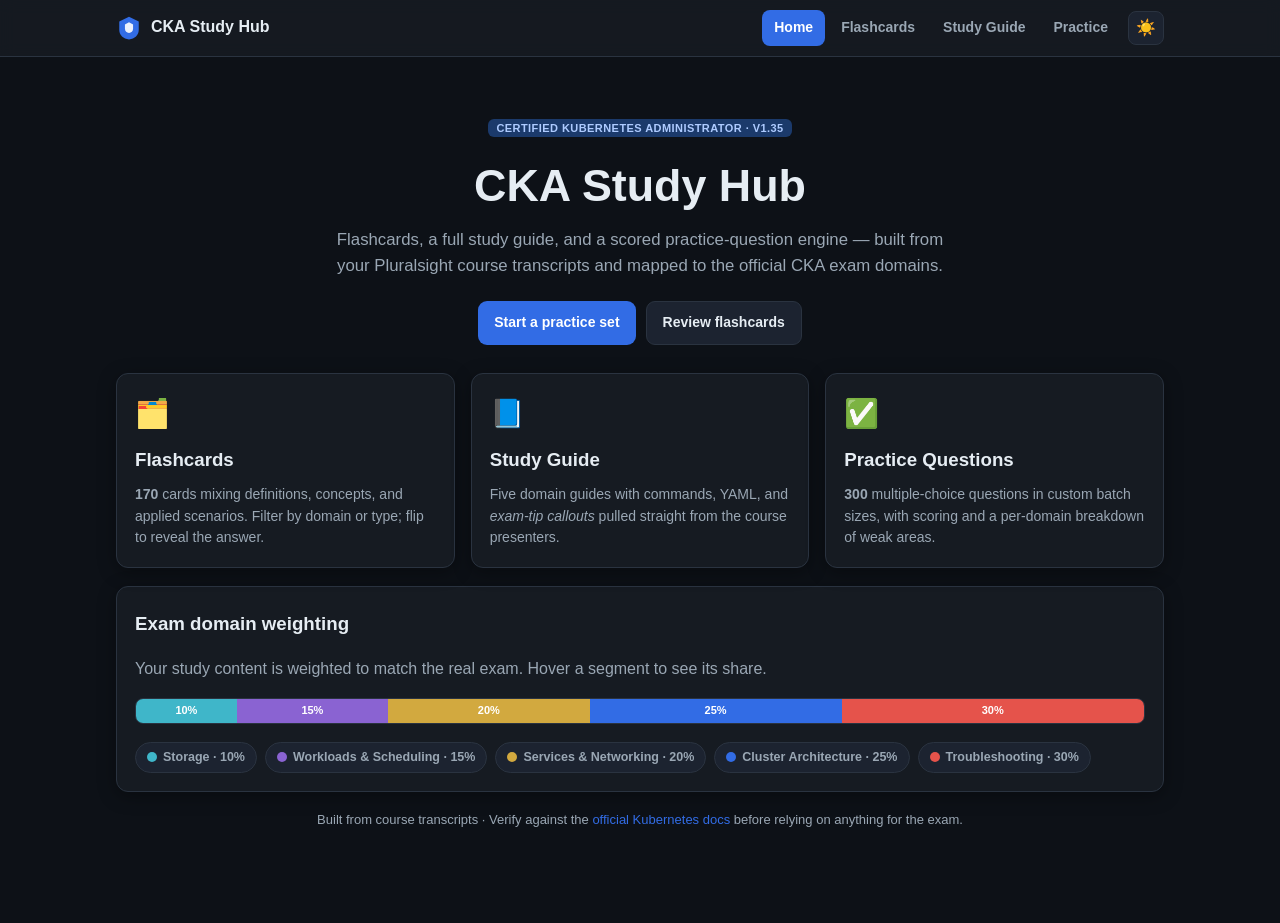
<file: docs/index.html>
<!DOCTYPE html>
<html lang="en" data-theme="dark">
<head>
<meta charset="UTF-8">
<meta name="viewport" content="width=device-width, initial-scale=1.0">
<title>CKA Study Hub</title>
<meta name="description" content="Flashcards, study guide, and practice questions for the Certified Kubernetes Administrator (CKA) exam.">
<link rel="stylesheet" href="assets/styles.css">
<link rel="icon" href="data:image/svg+xml,%3Csvg xmlns='http://www.w3.org/2000/svg' viewBox='0 0 32 32'%3E%3Cpath fill='%23326ce5' d='M16 2l12 6v10c0 7-5 11-12 12C9 29 4 25 4 18V8z'/%3E%3C/svg%3E">
</head>
<body>
<nav class="nav">
  <div class="nav-inner">
    <a class="brand" href="index.html">
      <svg class="logo" viewBox="0 0 32 32"><path fill="#326ce5" d="M16 2l12 6v10c0 7-5 11-12 12C9 29 4 25 4 18V8z"/><path fill="#fff" d="M16 9l5 2.6v5.2c0 3-2.2 4.7-5 5.2-2.8-.5-5-2.2-5-5.2v-5.2z" opacity=".9"/></svg>
      CKA Study Hub
    </a>
    <div class="nav-links">
      <a href="index.html" class="active">Home</a>
      <a href="flashcards.html">Flashcards</a>
      <a href="guide.html">Study Guide</a>
      <a href="practice.html">Practice</a>
    </div>
    <button class="theme-btn" onclick="toggleTheme()" title="Toggle theme">☀️</button>
  </div>
</nav>

<div class="wrap">
  <div class="hero">
    <span class="badge">Certified Kubernetes Administrator · v1.35</span>
    <h1>CKA Study Hub</h1>
    <p>Flashcards, a full study guide, and a scored practice-question engine — built from your Pluralsight course transcripts and mapped to the official CKA exam domains.</p>
    <div class="btn-row" style="justify-content:center">
      <a class="btn" href="practice.html">Start a practice set</a>
      <a class="btn secondary" href="flashcards.html">Review flashcards</a>
    </div>
  </div>

  <div class="grid cols-3 home-cards mt">
    <a class="panel home-card" href="flashcards.html">
      <div class="ic">🗂️</div>
      <h3>Flashcards</h3>
      <p><strong id="n-cards">—</strong> cards mixing definitions, concepts, and applied scenarios. Filter by domain or type; flip to reveal the answer.</p>
    </a>
    <a class="panel home-card" href="guide.html">
      <div class="ic">📘</div>
      <h3>Study Guide</h3>
      <p>Five domain guides with commands, YAML, and <em>exam-tip callouts</em> pulled straight from the course presenters.</p>
    </a>
    <a class="panel home-card" href="practice.html">
      <div class="ic">✅</div>
      <h3>Practice Questions</h3>
      <p><strong id="n-q">—</strong> multiple-choice questions in custom batch sizes, with scoring and a per-domain breakdown of weak areas.</p>
    </a>
  </div>

  <div class="panel mt">
    <h3 style="margin-top:4px">Exam domain weighting</h3>
    <p class="muted" style="margin-top:0">Your study content is weighted to match the real exam. Hover a segment to see its share.</p>
    <div class="weightbar" id="weightbar"></div>
    <div class="chip-row mt" id="domain-legend"></div>
  </div>

  <div class="panel mt" id="recent-panel" style="display:none">
    <h3 style="margin-top:4px">Your recent practice</h3>
    <div id="recent-list"></div>
  </div>

  <p class="muted center mt" style="font-size:13px">
    Built from course transcripts · Verify against the
    <a href="https://kubernetes.io/docs/home/" target="_blank" rel="noopener">official Kubernetes docs</a>
    before relying on anything for the exam.
  </p>
</div>

<script src="assets/common.js"></script>
<script>
const DOMCOLORS = { storage:'#3fb6c9', workloads:'#8a63d2', services:'#d2a93f', cluster:'#326ce5', troubleshooting:'#e5534b' };
(async function () {
  const meta = await CKA.loadJSON('data/meta.json');
  document.getElementById('n-cards').textContent = meta.totalCards;
  document.getElementById('n-q').textContent = meta.totalQuestions;

  const bar = document.getElementById('weightbar');
  const legend = document.getElementById('domain-legend');
  meta.domains.forEach(d => {
    const s = document.createElement('span');
    s.style.width = d.weight + '%';
    s.style.background = DOMCOLORS[d.key];
    s.textContent = d.weight + '%';
    s.title = d.label + ' — ' + d.weight + '% of exam';
    bar.appendChild(s);

    const c = document.createElement('span');
    c.className = 'chip';
    c.innerHTML = `<span class="dot ${'d-'+d.key}"></span>${d.label} · ${d.weight}%`;
    legend.appendChild(c);
  });

  // recent practice
  const hist = CKA.getHistory();
  if (hist.length) {
    document.getElementById('recent-panel').style.display = '';
    const list = document.getElementById('recent-list');
    hist.slice(0, 5).forEach(s => {
      const pct = Math.round(100 * s.correct / s.total);
      const div = document.createElement('div');
      div.className = 'result-row';
      div.innerHTML = `<span class="lab">${new Date(s.date).toLocaleDateString()} · ${s.total} Qs</span>
        <div class="track"><i style="width:${pct}%;background:${pct>=70?'var(--green)':pct>=50?'var(--amber)':'var(--red)'}"></i></div>
        <span class="num">${s.correct}/${s.total} (${pct}%)</span>`;
      list.appendChild(div);
    });
  }
})();
</script>
</body>
</html>
</file>
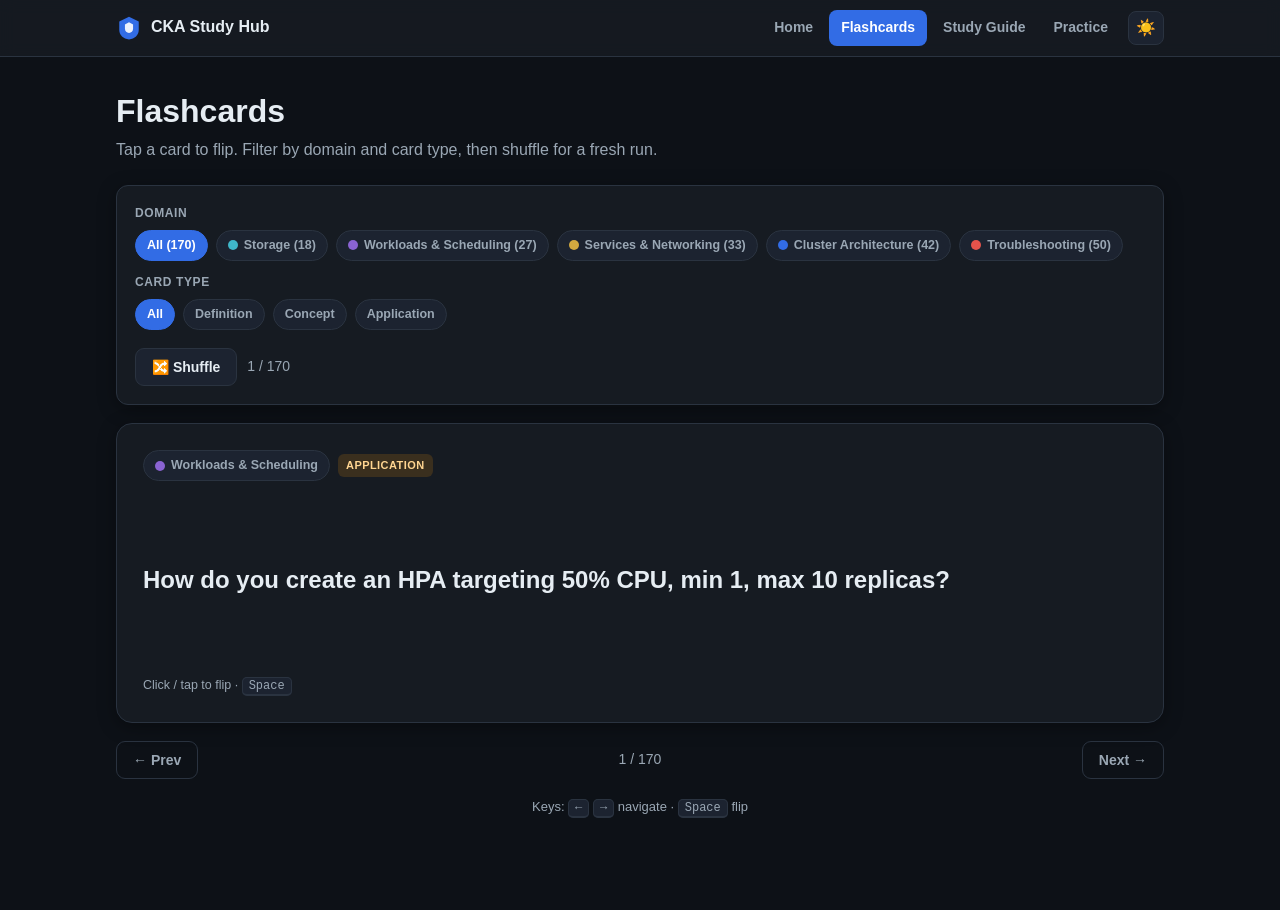
<file: docs/flashcards.html>
<!DOCTYPE html>
<html lang="en" data-theme="dark">
<head>
<meta charset="UTF-8">
<meta name="viewport" content="width=device-width, initial-scale=1.0">
<title>Flashcards · CKA Study Hub</title>
<link rel="stylesheet" href="assets/styles.css">
<link rel="icon" href="data:image/svg+xml,%3Csvg xmlns='http://www.w3.org/2000/svg' viewBox='0 0 32 32'%3E%3Cpath fill='%23326ce5' d='M16 2l12 6v10c0 7-5 11-12 12C9 29 4 25 4 18V8z'/%3E%3C/svg%3E">
</head>
<body>
<nav class="nav">
  <div class="nav-inner">
    <a class="brand" href="index.html">
      <svg class="logo" viewBox="0 0 32 32"><path fill="#326ce5" d="M16 2l12 6v10c0 7-5 11-12 12C9 29 4 25 4 18V8z"/><path fill="#fff" d="M16 9l5 2.6v5.2c0 3-2.2 4.7-5 5.2-2.8-.5-5-2.2-5-5.2v-5.2z" opacity=".9"/></svg>
      CKA Study Hub
    </a>
    <div class="nav-links">
      <a href="index.html">Home</a>
      <a href="flashcards.html" class="active">Flashcards</a>
      <a href="guide.html">Study Guide</a>
      <a href="practice.html">Practice</a>
    </div>
    <button class="theme-btn" onclick="toggleTheme()" title="Toggle theme">☀️</button>
  </div>
</nav>

<div class="wrap">
  <h1 class="page-title">Flashcards</h1>
  <p class="lead">Tap a card to flip. Filter by domain and card type, then shuffle for a fresh run.</p>

  <div class="panel">
    <div style="margin-bottom:12px">
      <div class="muted" style="font-size:12px;font-weight:700;text-transform:uppercase;letter-spacing:.05em;margin-bottom:7px">Domain</div>
      <div class="chip-row" id="domain-filters"></div>
    </div>
    <div>
      <div class="muted" style="font-size:12px;font-weight:700;text-transform:uppercase;letter-spacing:.05em;margin-bottom:7px">Card type</div>
      <div class="chip-row" id="type-filters">
        <span class="chip on" data-type="all">All</span>
        <span class="chip" data-type="definition">Definition</span>
        <span class="chip" data-type="concept">Concept</span>
        <span class="chip" data-type="application">Application</span>
      </div>
    </div>
    <div class="btn-row mt">
      <button class="btn secondary" id="shuffle-btn">🔀 Shuffle</button>
      <span class="fc-counter" id="counter" style="align-self:center">—</span>
    </div>
  </div>

  <div class="fc-stage">
    <div class="flashcard" id="card" role="button" tabindex="0" aria-label="Flashcard, click to flip">
      <div class="fc-face fc-front">
        <div class="fc-meta" id="front-meta"></div>
        <div class="fc-q" id="front-q">Loading…</div>
        <div class="fc-hint">Click / tap to flip · <span class="kbd">Space</span></div>
      </div>
      <div class="fc-face fc-back">
        <div class="fc-meta" id="back-meta"></div>
        <div class="fc-a" id="back-a"></div>
        <div class="fc-src" id="back-src"></div>
      </div>
    </div>
  </div>

  <div class="fc-controls">
    <button class="btn ghost" id="prev-btn">← Prev</button>
    <span class="fc-counter" id="counter2">—</span>
    <button class="btn ghost" id="next-btn">Next →</button>
  </div>
  <p class="muted center mt" style="font-size:13px">Keys: <span class="kbd">←</span> <span class="kbd">→</span> navigate · <span class="kbd">Space</span> flip</p>
</div>

<script src="assets/common.js"></script>
<script>
let ALL = [], deck = [], idx = 0, flipped = false;
let domFilter = 'all', typeFilter = 'all';
const DLABEL = {};

const el = id => document.getElementById(id);

function applyFilters() {
  deck = ALL.filter(c =>
    (domFilter === 'all' || c.domainKey === domFilter) &&
    (typeFilter === 'all' || c.type === typeFilter));
  deck = CKA.shuffle(deck);
  idx = 0; flipped = false;
  render();
}

function render() {
  const card = el('card');
  card.classList.remove('flipped'); flipped = false;
  if (!deck.length) {
    el('front-q').textContent = 'No cards match these filters.';
    el('front-meta').innerHTML = ''; el('back-a').innerHTML = '';
    el('counter').textContent = el('counter2').textContent = '0 / 0';
    return;
  }
  const c = deck[idx];
  el('front-meta').innerHTML =
    `<span class="chip" style="cursor:default"><span class="dot ${'d'+'-'+c.domainKey}"></span>${c.domain}</span>` +
    `<span class="badge type-${c.type}">${c.type}</span>`;
  el('back-meta').innerHTML = el('front-meta').innerHTML;
  el('front-q').innerHTML = CKA.inline(c.front);
  el('back-a').innerHTML = CKA.inline(c.back);
  el('back-src').textContent = c.source || '';
  el('counter').textContent = el('counter2').textContent = `${idx + 1} / ${deck.length}`;
  // Size the card to fit the taller face (absolute-positioned faces can't drive parent height)
  requestAnimationFrame(() => {
    const front = document.querySelector('.fc-front');
    const back = document.querySelector('.fc-back');
    if (front && back) {
      el('card').style.height = Math.max(front.scrollHeight, back.scrollHeight) + 'px';
    }
  });
}

function flip() { flipped = !flipped; el('card').classList.toggle('flipped', flipped); }
function next() { if (deck.length) { idx = (idx + 1) % deck.length; render(); } }
function prev() { if (deck.length) { idx = (idx - 1 + deck.length) % deck.length; render(); } }

(async function () {
  ALL = await CKA.loadJSON('data/flashcards.json');
  const meta = await CKA.loadJSON('data/meta.json');
  const df = el('domain-filters');
  const allChip = document.createElement('span');
  allChip.className = 'chip on'; allChip.dataset.dom = 'all'; allChip.textContent = `All (${ALL.length})`;
  df.appendChild(allChip);
  meta.domains.forEach(d => {
    DLABEL[d.key] = d.label;
    const n = ALL.filter(c => c.domainKey === d.key).length;
    const s = document.createElement('span');
    s.className = 'chip'; s.dataset.dom = d.key;
    s.innerHTML = `<span class="dot ${'d-'+d.key}"></span>${d.label} (${n})`;
    df.appendChild(s);
  });

  df.addEventListener('click', e => {
    const chip = e.target.closest('.chip'); if (!chip) return;
    df.querySelectorAll('.chip').forEach(c => c.classList.remove('on'));
    chip.classList.add('on'); domFilter = chip.dataset.dom; applyFilters();
  });
  el('type-filters').addEventListener('click', e => {
    const chip = e.target.closest('.chip'); if (!chip) return;
    el('type-filters').querySelectorAll('.chip').forEach(c => c.classList.remove('on'));
    chip.classList.add('on'); typeFilter = chip.dataset.type; applyFilters();
  });

  el('card').addEventListener('click', flip);
  el('card').addEventListener('keydown', e => { if (e.key === ' ' || e.key === 'Enter') { e.preventDefault(); flip(); } });
  el('next-btn').addEventListener('click', next);
  el('prev-btn').addEventListener('click', prev);
  el('shuffle-btn').addEventListener('click', applyFilters);
  document.addEventListener('keydown', e => {
    if (e.target.tagName === 'INPUT') return;
    if (e.key === 'ArrowRight') next();
    else if (e.key === 'ArrowLeft') prev();
    else if (e.key === ' ') { e.preventDefault(); flip(); }
  });

  applyFilters();
})();
</script>
</body>
</html>
</file>
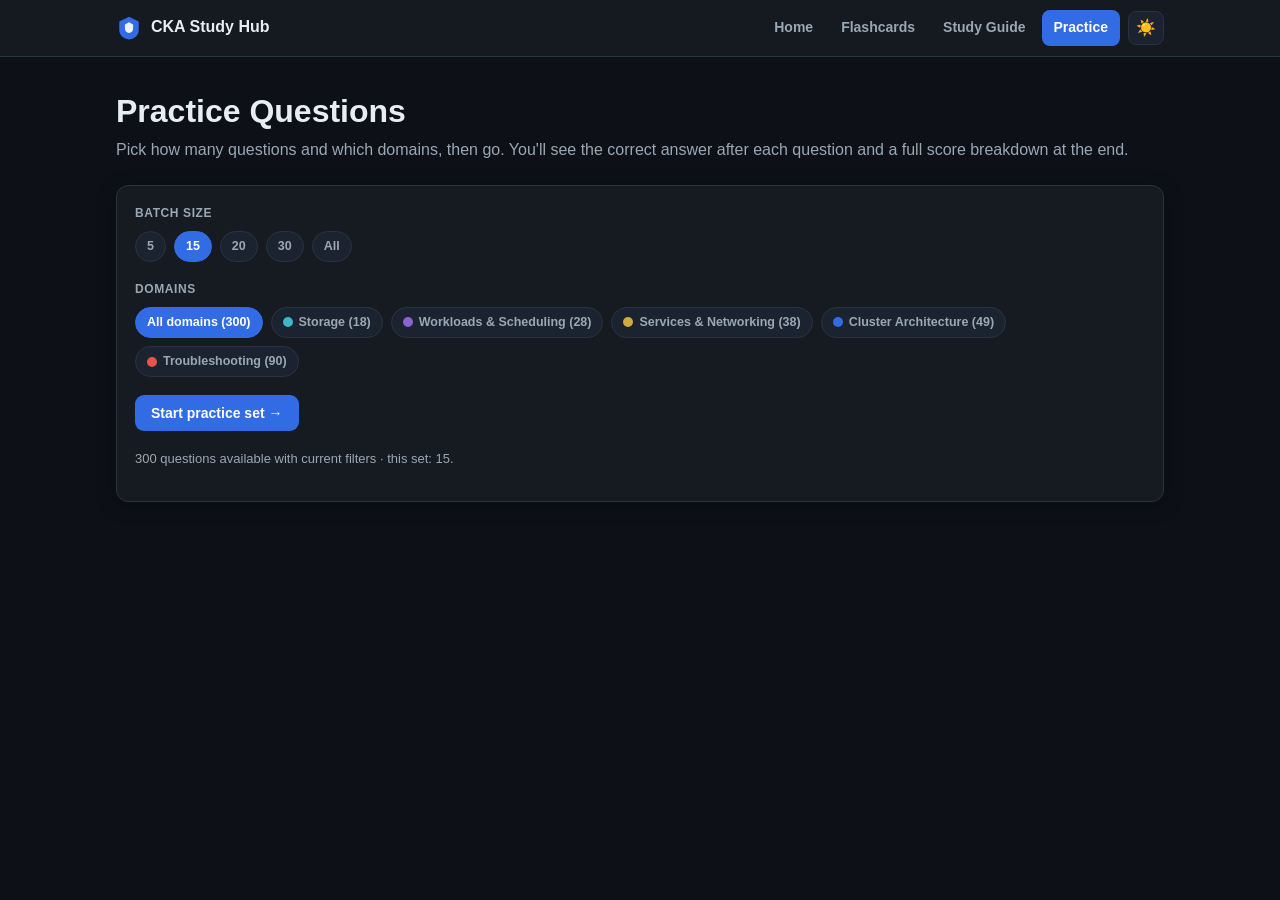
<file: docs/practice.html>
<!DOCTYPE html>
<html lang="en" data-theme="dark">
<head>
<meta charset="UTF-8">
<meta name="viewport" content="width=device-width, initial-scale=1.0">
<title>Practice · CKA Study Hub</title>
<link rel="stylesheet" href="assets/styles.css">
<link rel="icon" href="data:image/svg+xml,%3Csvg xmlns='http://www.w3.org/2000/svg' viewBox='0 0 32 32'%3E%3Cpath fill='%23326ce5' d='M16 2l12 6v10c0 7-5 11-12 12C9 29 4 25 4 18V8z'/%3E%3C/svg%3E">
</head>
<body>
<nav class="nav">
  <div class="nav-inner">
    <a class="brand" href="index.html">
      <svg class="logo" viewBox="0 0 32 32"><path fill="#326ce5" d="M16 2l12 6v10c0 7-5 11-12 12C9 29 4 25 4 18V8z"/><path fill="#fff" d="M16 9l5 2.6v5.2c0 3-2.2 4.7-5 5.2-2.8-.5-5-2.2-5-5.2v-5.2z" opacity=".9"/></svg>
      CKA Study Hub
    </a>
    <div class="nav-links">
      <a href="index.html">Home</a>
      <a href="flashcards.html">Flashcards</a>
      <a href="guide.html">Study Guide</a>
      <a href="practice.html" class="active">Practice</a>
    </div>
    <button class="theme-btn" onclick="toggleTheme()" title="Toggle theme">☀️</button>
  </div>
</nav>

<div class="wrap">

  <!-- SETUP -->
  <section id="setup">
    <h1 class="page-title">Practice Questions</h1>
    <p class="lead">Pick how many questions and which domains, then go. You'll see the correct answer after each question and a full score breakdown at the end.</p>

    <div class="panel">
      <div class="muted" style="font-size:12px;font-weight:700;text-transform:uppercase;letter-spacing:.05em;margin-bottom:8px">Batch size</div>
      <div class="chip-row" id="size-filters">
        <span class="chip" data-size="5">5</span>
        <span class="chip on" data-size="15">15</span>
        <span class="chip" data-size="20">20</span>
        <span class="chip" data-size="30">30</span>
        <span class="chip" data-size="all">All</span>
      </div>

      <div class="muted" style="font-size:12px;font-weight:700;text-transform:uppercase;letter-spacing:.05em;margin:18px 0 8px">Domains</div>
      <div class="chip-row" id="domain-filters"></div>

      <div class="btn-row mt">
        <button class="btn" id="start-btn">Start practice set →</button>
      </div>
      <p class="muted mt" id="pool-note" style="font-size:13px"></p>
    </div>

    <div class="panel mt" id="history-panel" style="display:none">
      <div style="display:flex;align-items:center;justify-content:space-between">
        <h3 style="margin:4px 0">Past sessions</h3>
        <button class="btn ghost" id="clear-hist" style="font-size:12px;padding:6px 10px">Clear history</button>
      </div>
      <div id="history-list"></div>
    </div>
  </section>

  <!-- QUIZ -->
  <section id="quiz" class="hidden">
    <div style="display:flex;align-items:center;justify-content:space-between;gap:12px">
      <span class="fc-counter" id="q-counter">Question 1</span>
      <span class="fc-counter" id="q-score">Score: 0</span>
    </div>
    <div class="progressbar"><i id="q-progress" style="width:0%"></i></div>

    <div class="panel q-card">
      <div class="fc-meta" id="q-meta"></div>
      <div class="q-stem" id="q-stem"></div>
      <div id="q-options"></div>
      <div id="q-feedback" class="hidden">
        <div class="explain" id="q-explain"></div>
        <div class="btn-row mt">
          <button class="btn" id="next-q">Next →</button>
        </div>
      </div>
    </div>
    <div class="btn-row">
      <button class="btn ghost" id="quit-btn" style="font-size:13px">Quit set</button>
    </div>
  </section>

  <!-- RESULTS -->
  <section id="results" class="hidden">
    <h1 class="page-title">Results</h1>
    <div class="panel center">
      <div class="score-big" id="r-score">0%</div>
      <p class="muted" id="r-sub" style="margin-top:6px"></p>
      <div id="r-verdict" class="mt"></div>
    </div>

    <div class="panel mt">
      <h3 style="margin-top:4px">Score by domain</h3>
      <p class="muted" style="margin-top:0;font-size:14px">Focus your studying on the lowest bars.</p>
      <div id="r-domains"></div>
    </div>

    <div class="panel mt" id="review-panel">
      <h3 style="margin-top:4px">Review</h3>
      <p class="muted" style="margin-top:0;font-size:14px">Every question with your answer and the explanation.</p>
      <div id="r-review"></div>
    </div>

    <div class="btn-row mt center" style="justify-content:center">
      <button class="btn" id="again-btn">New practice set</button>
      <a class="btn secondary" href="guide.html">Review the study guide</a>
    </div>
  </section>
</div>

<script src="assets/common.js"></script>
<script>
let POOL = [], META = null;
let size = 15, domSel = new Set(); // empty = all
let quiz = [], qi = 0, answered = false, correctCount = 0, perDom = {}, sessionLog = [];

const el = id => document.getElementById(id);
const LETTERS = ['A','B','C','D'];

function poolFor() {
  return POOL.filter(q => domSel.size === 0 || domSel.has(q.domainKey));
}
function updatePoolNote() {
  const n = poolFor().length;
  const want = size === 'all' ? n : Math.min(size, n);
  el('pool-note').textContent = `${n} questions available with current filters · this set: ${want}.`;
}

function startSet() {
  const pool = CKA.shuffle(poolFor());
  const count = size === 'all' ? pool.length : Math.min(size, pool.length);
  quiz = pool.slice(0, count);
  qi = 0; correctCount = 0; perDom = {}; sessionLog = [];
  META.domains.forEach(d => perDom[d.key] = { label: d.label, correct: 0, total: 0 });
  el('setup').classList.add('hidden');
  el('results').classList.add('hidden');
  el('quiz').classList.remove('hidden');
  renderQ();
}

function renderQ() {
  answered = false;
  const q = quiz[qi];
  el('q-counter').textContent = `Question ${qi + 1} of ${quiz.length}`;
  el('q-score').textContent = `Score: ${correctCount}`;
  el('q-progress').style.width = (100 * qi / quiz.length) + '%';
  el('q-meta').innerHTML = `<span class="chip" style="cursor:default"><span class="dot ${'d-'+q.domainKey}"></span>${q.domain}</span>`;
  el('q-stem').innerHTML = CKA.inline(q.question);
  const opts = el('q-options');
  opts.innerHTML = '';
  q.choices.forEach((ch, i) => {
    const b = document.createElement('button');
    b.className = 'opt';
    b.innerHTML = `<span class="key">${LETTERS[i]}</span><span>${CKA.inline(ch)}</span>`;
    b.onclick = () => choose(i);
    opts.appendChild(b);
  });
  el('q-feedback').classList.add('hidden');
}

function choose(i) {
  if (answered) return;
  answered = true;
  const q = quiz[qi];
  const right = q.answer;
  const btns = el('q-options').querySelectorAll('.opt');
  btns.forEach((b, j) => {
    b.disabled = true;
    if (j === right) b.classList.add('correct');
    else if (j === i) b.classList.add('wrong');
  });
  const ok = i === right;
  if (ok) correctCount++;
  perDom[q.domainKey].total++;
  if (ok) perDom[q.domainKey].correct++;
  sessionLog.push({ q, picked: i, ok });
  el('q-score').textContent = `Score: ${correctCount}`;
  el('q-explain').innerHTML =
    `<strong>${ok ? '✅ Correct' : '❌ Incorrect'}.</strong> Answer: <strong>${LETTERS[right]}</strong>. ` +
    CKA.inline(q.explanation) +
    (q.source ? `<span class="src">Source: ${q.source}</span>` : '');
  el('q-feedback').classList.remove('hidden');
  el('next-q').textContent = qi + 1 < quiz.length ? 'Next →' : 'See results →';
  // Ensure the feedback + Next button are visible (mobile scroll fix)
  setTimeout(() => el('q-feedback').scrollIntoView({ behavior: 'smooth', block: 'nearest' }), 50);
  el('next-q').focus({ preventScroll: true });
}

function nextQ() {
  if (qi + 1 < quiz.length) { qi++; renderQ(); window.scrollTo({top:0,behavior:'smooth'}); }
  else finish();
}

function finish() {
  el('quiz').classList.add('hidden');
  el('results').classList.remove('hidden');
  const total = quiz.length;
  const pct = total ? Math.round(100 * correctCount / total) : 0;
  el('r-score').textContent = pct + '%';
  el('r-sub').textContent = `${correctCount} of ${total} correct`;
  const verdict = pct >= 75 ? ['Passing range — keep it up.', 'var(--green)']
    : pct >= 60 ? ['Close. Tighten up weak domains below.', 'var(--amber)']
    : ['More review needed. Use the breakdown to target study.', 'var(--red)'];
  el('r-verdict').innerHTML = `<span class="badge" style="background:${verdict[1]};color:#fff">${verdict[0]}</span>`;

  const dd = el('r-domains'); dd.innerHTML = '';
  META.domains.forEach(d => {
    const p = perDom[d.key];
    if (!p || p.total === 0) return;
    const pc = Math.round(100 * p.correct / p.total);
    const col = pc >= 75 ? 'var(--green)' : pc >= 50 ? 'var(--amber)' : 'var(--red)';
    const row = document.createElement('div');
    row.className = 'result-row';
    row.innerHTML = `<span class="lab"><span class="dot ${'d-'+d.key}"></span> ${d.label}</span>
      <div class="track"><i style="width:${pc}%;background:${col}"></i></div>
      <span class="num">${p.correct}/${p.total} · ${pc}%</span>`;
    dd.appendChild(row);
  });

  const rv = el('r-review'); rv.innerHTML = '';
  sessionLog.forEach((s, n) => {
    const d = document.createElement('div');
    d.style.cssText = 'padding:12px 0;border-top:1px solid var(--border)';
    d.innerHTML = `<div style="font-weight:600;margin-bottom:6px">${s.ok ? '✅' : '❌'} ${n+1}. ${CKA.inline(s.q.question)}</div>
      <div style="font-size:14px;color:var(--text-dim)">Your answer: <strong style="color:${s.ok?'var(--green)':'var(--red)'}">${LETTERS[s.picked]}</strong>${s.ok?'':` · Correct: <strong style="color:var(--green)">${LETTERS[s.q.answer]}</strong>`}</div>
      <div class="explain" style="margin-top:8px">${CKA.inline(s.q.explanation)}${s.q.source?`<span class="src">Source: ${s.q.source}</span>`:''}</div>`;
    rv.appendChild(d);
  });

  CKA.saveSession({ date: Date.now(), total, correct: correctCount,
    perDomain: Object.fromEntries(Object.entries(perDom).filter(([k,v])=>v.total>0).map(([k,v])=>[k,{c:v.correct,t:v.total}])) });
}

function renderHistory() {
  const h = CKA.getHistory();
  const panel = el('history-panel');
  if (!h.length) { panel.style.display = 'none'; return; }
  panel.style.display = '';
  const list = el('history-list'); list.innerHTML = '';
  h.slice(0, 8).forEach(s => {
    const pct = Math.round(100 * s.correct / s.total);
    const col = pct >= 75 ? 'var(--green)' : pct >= 50 ? 'var(--amber)' : 'var(--red)';
    const row = document.createElement('div');
    row.className = 'result-row';
    row.innerHTML = `<span class="lab">${new Date(s.date).toLocaleString([], {month:'short',day:'numeric',hour:'2-digit',minute:'2-digit'})}</span>
      <div class="track"><i style="width:${pct}%;background:${col}"></i></div>
      <span class="num">${s.correct}/${s.total} · ${pct}%</span>`;
    list.appendChild(row);
  });
}

(async function () {
  POOL = await CKA.loadJSON('data/questions.json');
  META = await CKA.loadJSON('data/meta.json');

  const df = el('domain-filters');
  const allChip = document.createElement('span');
  allChip.className = 'chip on'; allChip.dataset.dom = 'all'; allChip.textContent = `All domains (${POOL.length})`;
  df.appendChild(allChip);
  META.domains.forEach(d => {
    const n = POOL.filter(q => q.domainKey === d.key).length;
    const s = document.createElement('span');
    s.className = 'chip'; s.dataset.dom = d.key;
    s.innerHTML = `<span class="dot ${'d-'+d.key}"></span>${d.label} (${n})`;
    df.appendChild(s);
  });

  df.addEventListener('click', e => {
    const chip = e.target.closest('.chip'); if (!chip) return;
    const dom = chip.dataset.dom;
    if (dom === 'all') { domSel.clear(); df.querySelectorAll('.chip').forEach(c=>c.classList.remove('on')); allChip.classList.add('on'); }
    else {
      allChip.classList.remove('on');
      chip.classList.toggle('on');
      if (chip.classList.contains('on')) domSel.add(dom); else domSel.delete(dom);
      if (domSel.size === 0) allChip.classList.add('on');
    }
    updatePoolNote();
  });
  el('size-filters').addEventListener('click', e => {
    const chip = e.target.closest('.chip'); if (!chip) return;
    el('size-filters').querySelectorAll('.chip').forEach(c=>c.classList.remove('on'));
    chip.classList.add('on');
    size = chip.dataset.size === 'all' ? 'all' : parseInt(chip.dataset.size, 10);
    updatePoolNote();
  });

  el('start-btn').onclick = startSet;
  el('next-q').onclick = nextQ;
  el('again-btn').onclick = () => { el('results').classList.add('hidden'); el('setup').classList.remove('hidden'); renderHistory(); window.scrollTo({top:0}); };
  el('quit-btn').onclick = () => { if (confirm('Quit this set? Progress will be lost.')) { el('quiz').classList.add('hidden'); el('setup').classList.remove('hidden'); } };
  el('clear-hist').onclick = () => { if (confirm('Clear all saved practice history?')) { CKA.clearHistory(); renderHistory(); } };

  updatePoolNote();
  renderHistory();
})();
</script>
</body>
</html>
</file>
<file: docs/assets/styles.css>
:root {
  --bg: #0d1117;
  --bg-elev: #161b22;
  --bg-elev2: #1c2330;
  --border: #2a3340;
  --text: #e6edf3;
  --text-dim: #9aa7b4;
  --accent: #326ce5;        /* Kubernetes blue */
  --accent-soft: #1b3a6b;
  --green: #2ea043;
  --red: #e5534b;
  --amber: #d29922;
  --radius: 12px;
  --shadow: 0 4px 18px rgba(0,0,0,.35);
  --maxw: 1080px;
}
[data-theme="light"] {
  --bg: #f4f6fa;
  --bg-elev: #ffffff;
  --bg-elev2: #eef2f8;
  --border: #d6dde7;
  --text: #1b2430;
  --text-dim: #5b6775;
  --accent: #326ce5;
  --accent-soft: #d6e2fb;
  --shadow: 0 4px 18px rgba(20,40,80,.10);
}

* { box-sizing: border-box; }
html { scroll-behavior: smooth; }
body {
  margin: 0;
  font-family: -apple-system, BlinkMacSystemFont, "Segoe UI", Roboto, Helvetica, Arial, sans-serif;
  background: var(--bg);
  color: var(--text);
  line-height: 1.55;
  -webkit-font-smoothing: antialiased;
}
a { color: var(--accent); text-decoration: none; }
a:hover { text-decoration: underline; }

/* ---------- Top nav ---------- */
.nav {
  position: sticky; top: 0; z-index: 50;
  background: color-mix(in srgb, var(--bg-elev) 92%, transparent);
  backdrop-filter: blur(8px);
  border-bottom: 1px solid var(--border);
}
.nav-inner {
  max-width: var(--maxw); margin: 0 auto; padding: 10px 16px;
  display: flex; align-items: center; gap: 8px; flex-wrap: wrap;
}
.brand { display: flex; align-items: center; gap: 9px; font-weight: 700; margin-right: auto; color: var(--text); }
.brand:hover { text-decoration: none; }
.brand .logo { width: 26px; height: 26px; }
.nav-links { display: flex; gap: 4px; flex-wrap: wrap; }
.nav-links a {
  padding: 7px 12px; border-radius: 8px; color: var(--text-dim); font-size: 14px; font-weight: 600;
}
.nav-links a:hover { background: var(--bg-elev2); text-decoration: none; color: var(--text); }
.nav-links a.active { background: var(--accent); color: #fff; }
.theme-btn {
  background: var(--bg-elev2); border: 1px solid var(--border); color: var(--text);
  width: 36px; height: 34px; border-radius: 8px; cursor: pointer; font-size: 16px;
  display: inline-flex; align-items: center; justify-content: center;
}

/* ---------- Layout ---------- */
.wrap { max-width: var(--maxw); margin: 0 auto; padding: 24px 16px 80px; }
.page-title { font-size: clamp(1.5rem, 4vw, 2rem); margin: 6px 0 2px; }
.lead { color: var(--text-dim); margin: 0 0 22px; }

/* ---------- Cards / panels ---------- */
.panel {
  background: var(--bg-elev); border: 1px solid var(--border);
  border-radius: var(--radius); padding: 18px; box-shadow: var(--shadow);
}
.grid { display: grid; gap: 16px; }
@media (min-width: 640px) { .grid.cols-3 { grid-template-columns: repeat(3,1fr); } .grid.cols-2 { grid-template-columns: repeat(2,1fr); } }

/* ---------- Buttons / chips ---------- */
.btn {
  display: inline-flex; align-items: center; gap: 7px; justify-content: center;
  background: var(--accent); color: #fff; border: none; border-radius: 9px;
  padding: 10px 16px; font-size: 14px; font-weight: 600; cursor: pointer;
  transition: filter .15s; text-decoration: none;
}
.btn:hover { filter: brightness(1.08); text-decoration: none; }
.btn.secondary { background: var(--bg-elev2); color: var(--text); border: 1px solid var(--border); }
.btn.ghost { background: transparent; color: var(--text-dim); border: 1px solid var(--border); }
.btn:disabled { opacity: .45; cursor: not-allowed; }
.btn-row { display: flex; gap: 10px; flex-wrap: wrap; }

.chip {
  display: inline-flex; align-items: center; gap: 6px; font-size: 12.5px; font-weight: 600;
  padding: 5px 11px; border-radius: 999px; border: 1px solid var(--border);
  background: var(--bg-elev2); color: var(--text-dim); cursor: pointer; user-select: none;
}
.chip.on { background: var(--accent); color: #fff; border-color: var(--accent); }
.chip-row { display: flex; gap: 8px; flex-wrap: wrap; }

/* domain dots */
.dot { width: 10px; height: 10px; border-radius: 50%; display: inline-block; }
.d-storage { background: #3fb6c9; }
.d-workloads { background: #8a63d2; }
.d-services { background: #d2a93f; }
.d-cluster { background: #326ce5; }
.d-troubleshooting { background: #e5534b; }

.badge {
  font-size: 11px; font-weight: 700; text-transform: uppercase; letter-spacing: .04em;
  padding: 3px 8px; border-radius: 6px; background: var(--accent-soft); color: var(--accent);
}
[data-theme="dark"] .badge, :root .badge { color: #aecbff; }
.badge.type-definition { background:#1e3a2f; color:#7ee2a8; }
.badge.type-concept   { background:#1e2f4a; color:#9ec2ff; }
.badge.type-application{ background:#3a2f1e; color:#ffd591; }

/* ---------- Home hero ---------- */
.hero { text-align: center; padding: 34px 16px 10px; }
.hero h1 { font-size: clamp(1.8rem, 6vw, 2.8rem); margin: 12px 0 6px; }
.hero p { color: var(--text-dim); max-width: 640px; margin: 0 auto 22px; font-size: 1.05rem; }
.home-cards { margin-top: 26px; }
.home-card { display: flex; flex-direction: column; gap: 6px; text-decoration: none; color: var(--text); transition: transform .12s, border-color .12s; }
.home-card:hover { transform: translateY(-3px); border-color: var(--accent); text-decoration: none; }
.home-card .ic { font-size: 28px; }
.home-card h3 { margin: 4px 0; }
.home-card p { color: var(--text-dim); font-size: 14px; margin: 0; }

/* domain weight bars */
.weightbar { display:flex; height: 26px; border-radius: 8px; overflow: hidden; border: 1px solid var(--border); }
.weightbar > span { display:flex; align-items:center; justify-content:center; font-size: 11px; color:#fff; font-weight:700; }

/* ---------- Flashcards ---------- */
.fc-stage { perspective: 1400px; margin: 18px 0; }
.flashcard {
  position: relative; width: 100%; min-height: 300px; cursor: pointer;
  transform-style: preserve-3d; transition: transform .5s; border-radius: 16px;
}
.flashcard.flipped { transform: rotateY(180deg); }
.fc-face {
  position: absolute; inset: 0; backface-visibility: hidden;
  border: 1px solid var(--border); border-radius: 16px; padding: 26px;
  background: var(--bg-elev); box-shadow: var(--shadow);
  display: flex; flex-direction: column;
}
.fc-back { transform: rotateY(180deg); background: var(--bg-elev2); }
.fc-meta { display: flex; align-items: center; gap: 8px; margin-bottom: 14px; flex-wrap: wrap; }
.fc-q { font-size: clamp(1.1rem, 3vw, 1.5rem); font-weight: 600; flex: 1; display:flex; align-items:center; }
.fc-a { font-size: clamp(1rem, 2.5vw, 1.15rem); flex: 1; overflow:auto; }
.fc-a code, .fc-q code { background: var(--bg); padding: 1px 6px; border-radius: 5px; font-size: .9em; }
.fc-hint { color: var(--text-dim); font-size: 12.5px; margin-top: auto; padding-top: 12px; }
.fc-src { color: var(--text-dim); font-size: 12px; font-style: italic; margin-top: 10px; padding-top: 10px; border-top: 1px solid var(--border); }
.fc-controls { display: flex; align-items: center; justify-content: space-between; gap: 12px; margin-top: 8px; }
.fc-counter { color: var(--text-dim); font-size: 14px; font-variant-numeric: tabular-nums; }

/* ---------- Practice ---------- */
.q-card { margin: 16px 0; }
.q-stem { font-size: 1.12rem; font-weight: 600; margin: 6px 0 16px; }
.q-stem code { background: var(--bg); padding: 1px 6px; border-radius: 5px; }
.opt {
  display: flex; gap: 11px; align-items: flex-start; width: 100%; text-align: left;
  background: var(--bg-elev2); border: 1.5px solid var(--border); color: var(--text);
  border-radius: 10px; padding: 13px 15px; margin-bottom: 10px; cursor: pointer; font-size: 15px;
  transition: border-color .12s, background .12s;
}
.opt:hover:not(:disabled) { border-color: var(--accent); }
.opt .key { font-weight: 700; color: var(--text-dim); flex-shrink: 0; }
.opt.correct { border-color: var(--green); background: color-mix(in srgb, var(--green) 16%, var(--bg-elev2)); }
.opt.wrong { border-color: var(--red); background: color-mix(in srgb, var(--red) 16%, var(--bg-elev2)); }
.opt:disabled { cursor: default; }
.explain {
  border-left: 3px solid var(--accent); background: var(--bg-elev2);
  padding: 12px 15px; border-radius: 0 10px 10px 0; margin-top: 6px; font-size: 14.5px;
}
.explain .src { color: var(--text-dim); font-style: italic; font-size: 12.5px; margin-top: 8px; display:block; }
.progressbar { height: 8px; background: var(--bg-elev2); border-radius: 99px; overflow: hidden; margin: 4px 0 18px; }
.progressbar > i { display: block; height: 100%; background: var(--accent); transition: width .3s; }

/* results */
.score-big { font-size: 3.4rem; font-weight: 800; line-height: 1; }
.result-row { display: flex; align-items: center; gap: 12px; margin: 10px 0; }
.result-row .lab { width: 150px; flex-shrink: 0; font-size: 14px; font-weight: 600; }
.result-row .track { flex: 1; height: 18px; background: var(--bg-elev2); border-radius: 6px; overflow: hidden; }
.result-row .track > i { display:block; height:100%; }
.result-row .num { width: 64px; text-align: right; font-variant-numeric: tabular-nums; font-size: 13px; color: var(--text-dim); }

/* ---------- Study guide ---------- */
.guide-layout { display: grid; gap: 20px; min-width: 0; }
.guide-layout > * { min-width: 0; }
@media (min-width: 860px) { .guide-layout { grid-template-columns: 240px 1fr; align-items: start; } }
.toc-details { background: var(--bg-elev); border: 1px solid var(--border); border-radius: var(--radius); box-shadow: var(--shadow); }
.toc-details summary { display: none; }
.toc { padding: 8px 10px; }
@media (min-width: 860px) {
  .toc-details { position: sticky; top: 64px; }
  .toc-details[open] > .toc, .toc-details > .toc { display: block !important; }
}
.toc a { display:block; padding: 6px 10px; border-radius: 7px; color: var(--text-dim); font-size: 14px; }
.toc a:hover { background: var(--bg-elev2); text-decoration: none; color: var(--text); }
.toc a.active { background: var(--accent); color:#fff; }
.toc .sub { padding-left: 20px; font-size: 13px; }
.markdown {
  background: var(--bg-elev); border: 1px solid var(--border); border-radius: var(--radius);
  padding: 8px 26px 30px; box-shadow: var(--shadow);
  overflow-wrap: break-word; word-break: break-word; min-width: 0; max-width: 100%;
}
.markdown h1 { font-size: 1.7rem; border-bottom: 1px solid var(--border); padding-bottom: 10px; }
.markdown h2 { font-size: 1.35rem; margin-top: 30px; border-bottom: 1px solid var(--border); padding-bottom: 6px; }
.markdown h3 { font-size: 1.12rem; margin-top: 22px; color: var(--accent); }
.markdown code { background: var(--bg); padding: 2px 6px; border-radius: 5px; font-size: .88em; }
.markdown pre { background: var(--bg); border: 1px solid var(--border); border-radius: 10px; padding: 14px; overflow-x: auto; max-width: 100%; }
.markdown pre code { background: none; padding: 0; }
.markdown blockquote {
  margin: 14px 0; padding: 12px 16px; border-left: 4px solid var(--amber);
  background: color-mix(in srgb, var(--amber) 12%, var(--bg-elev)); border-radius: 0 8px 8px 0;
}
.markdown blockquote p { margin: 0; }
.markdown em { color: var(--text-dim); }
.markdown table { border-collapse: collapse; width: 100%; margin: 14px 0; display:block; overflow-x:auto; max-width: 100%; }
.markdown th, .markdown td { border: 1px solid var(--border); padding: 7px 11px; text-align: left; font-size: 14px; }
.markdown th { background: var(--bg-elev2); }
.markdown a { color: var(--accent); }
.markdown hr { border: none; border-top: 1px solid var(--border); margin: 24px 0; }

.muted { color: var(--text-dim); }
.center { text-align: center; }
.mt { margin-top: 18px; }
.hidden { display: none !important; }
.spinner { text-align:center; color: var(--text-dim); padding: 40px; }
.kbd { font-family: ui-monospace, monospace; background: var(--bg-elev2); border:1px solid var(--border); border-bottom-width:2px; border-radius:5px; padding:1px 6px; font-size:12px; }

/* ---------- Mobile hamburger ---------- */
.nav-toggle {
  display: none;
  background: var(--bg-elev2);
  border: 1px solid var(--border);
  color: var(--text);
  width: 36px; height: 34px;
  border-radius: 8px;
  cursor: pointer;
  font-size: 18px;
  align-items: center;
  justify-content: center;
  line-height: 1;
}

/* ---------- Mobile responsive ---------- */
@media (max-width: 639px) {
  /* Nav collapse */
  .nav-toggle { display: inline-flex; }
  .nav-links {
    display: none;
    width: 100%;
    order: 10;
    flex-direction: column;
    gap: 2px;
    padding-top: 8px;
    border-top: 1px solid var(--border);
    margin-top: 8px;
  }
  .nav-links.open { display: flex; }
  .nav-links a { padding: 10px 12px; width: 100%; }
  .nav-inner { flex-wrap: wrap; }

  /* General spacing */
  .wrap { padding: 16px 12px 60px; max-width: 100%; }
  .page-title { font-size: 1.35rem; }
  .lead { font-size: 14px; }
  .panel { padding: 14px; }

  /* Chips */
  .chip { font-size: 11px; padding: 4px 8px; }
  .chip-row { gap: 5px; }

  /* Practice questions */
  .q-stem { font-size: 1rem; margin: 4px 0 12px; }
  .opt { padding: 10px 12px; font-size: 14px; gap: 8px; }
  .explain { padding: 10px 12px; font-size: 13.5px; }

  /* Results */
  .result-row { flex-wrap: wrap; gap: 4px; }
  .result-row .lab { width: 100%; font-size: 13px; }
  .result-row .track { width: 100%; }
  .result-row .num { width: auto; text-align: left; font-size: 12px; }
  .score-big { font-size: 2.5rem; }

  /* Flashcards */
  .fc-stage { margin: 12px 0; }
  .fc-face { padding: 16px; }
  .fc-q { font-size: 1rem; }
  .fc-a { font-size: 0.92rem; }
  .fc-controls { gap: 8px; }

  /* Study guide */
  .guide-layout { gap: 14px; }
  .toc-details summary {
    display: flex;
    align-items: center;
    justify-content: space-between;
    cursor: pointer;
    font-weight: 700;
    font-size: 14px;
    padding: 12px 14px;
    color: var(--text);
    user-select: none;
    list-style: none;
  }
  .toc-details summary::after { content: '▾'; font-size: 14px; color: var(--text-dim); transition: transform .2s; }
  .toc-details[open] summary::after { transform: rotate(180deg); }
  .toc-details summary::-webkit-details-marker { display: none; }
  .toc-details .toc { position: static; padding: 4px 8px 10px; border-top: 1px solid var(--border); }
  .toc-details:not([open]) .toc { display: none; }
  .markdown { padding: 12px 14px 24px; }
  .markdown h1 { font-size: 1.35rem; }
  .markdown h2 { font-size: 1.15rem; margin-top: 22px; }
  .markdown pre { padding: 10px 12px; font-size: 12.5px; border-radius: 8px; }
  .markdown th, .markdown td { padding: 6px 9px; font-size: 12.5px; }

  /* Home */
  .hero { padding: 20px 8px 6px; }
  .hero h1 { font-size: 1.6rem; }
  .hero p { font-size: 0.95rem; }
  .weightbar > span { font-size: 9px; }
}
</file>
